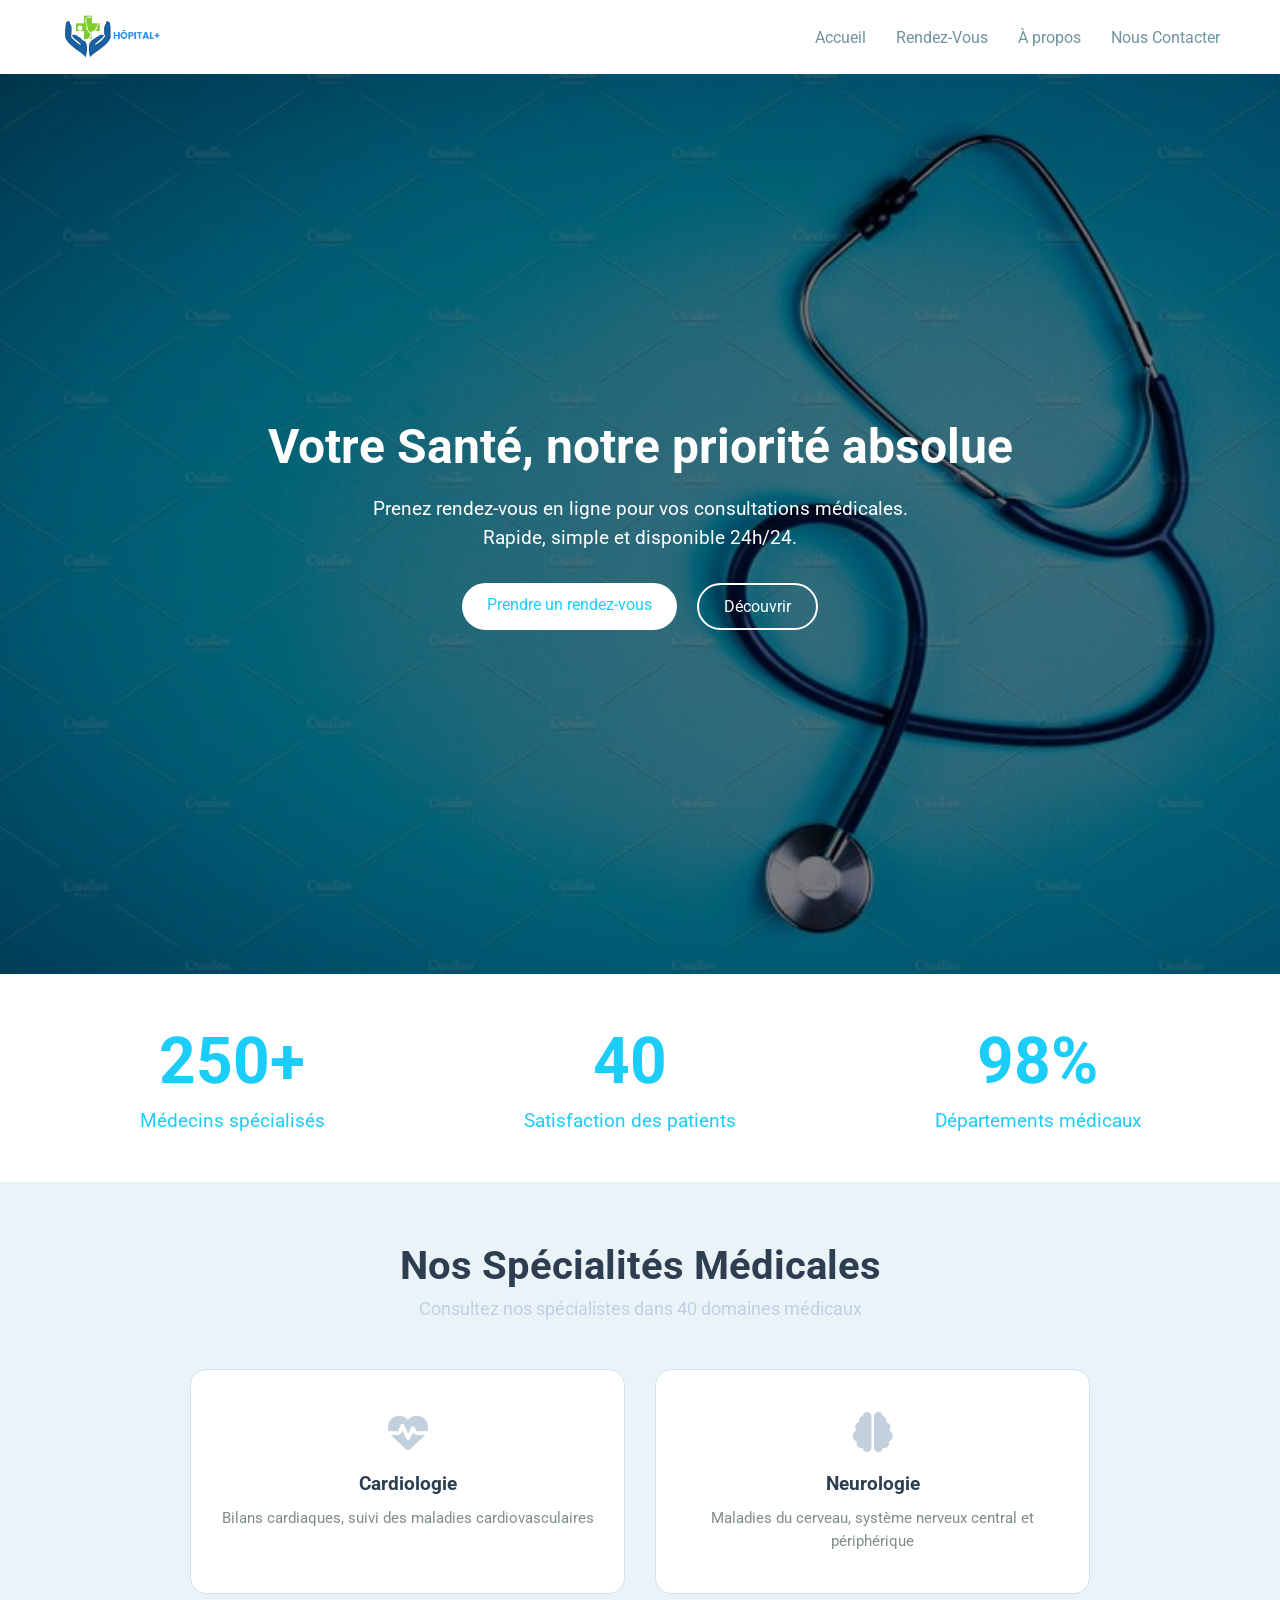
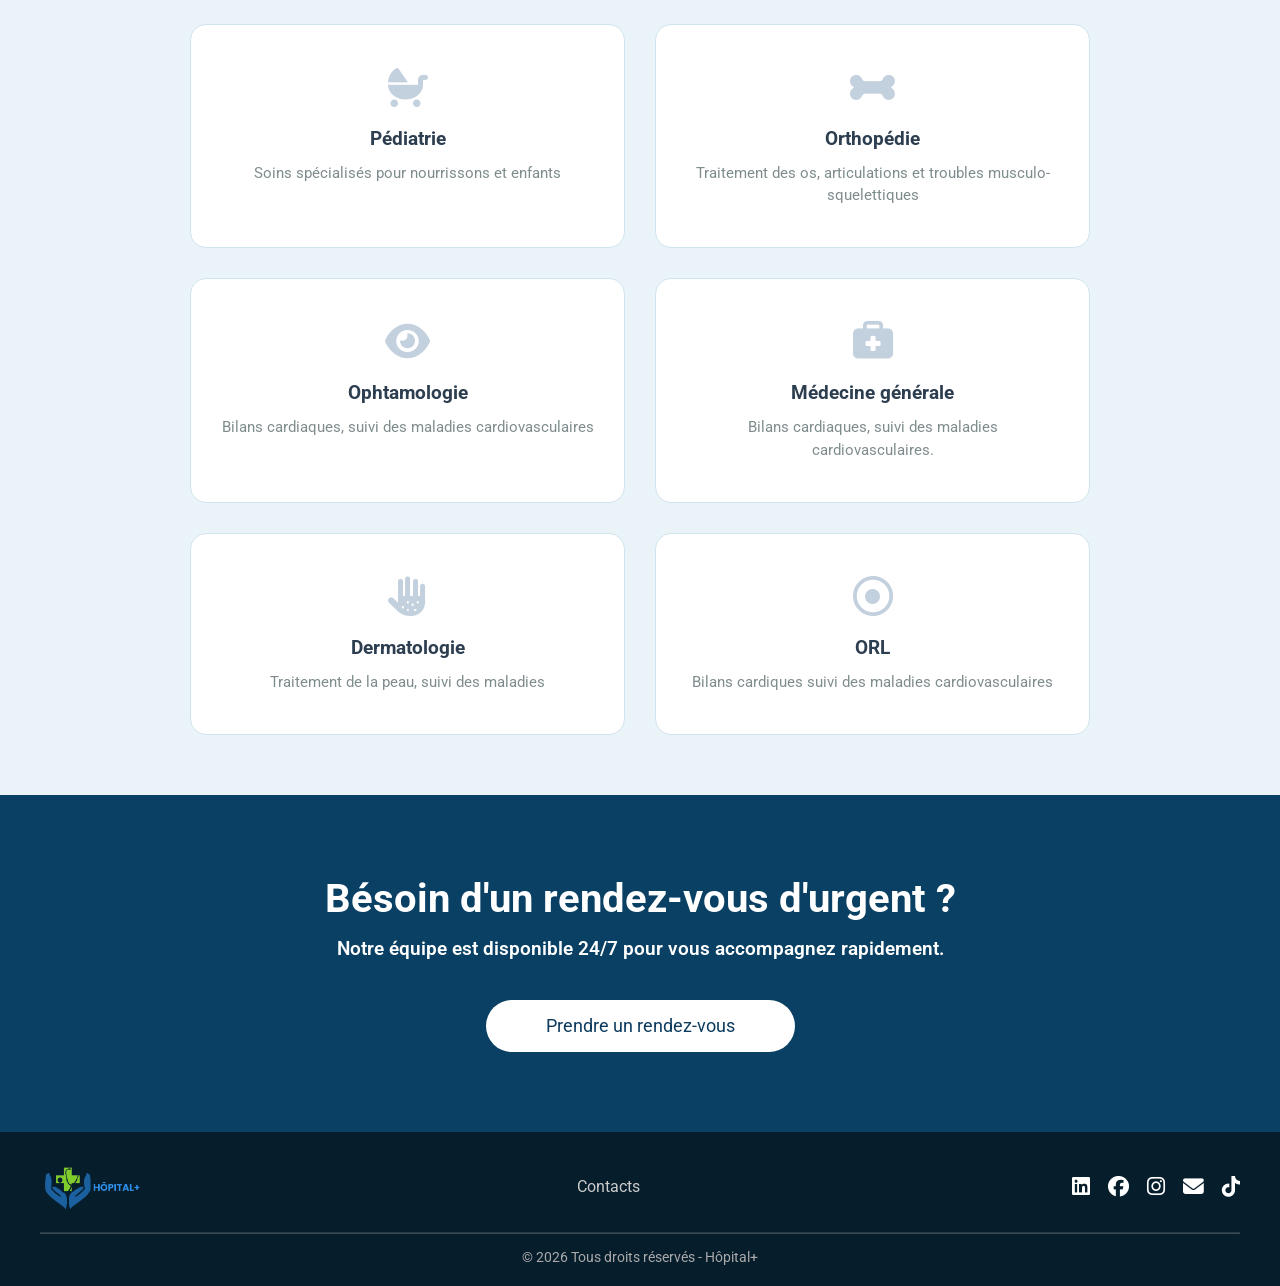
<file: index.html>
<!DOCTYPE html>
<html lang="fr">

<head>
  <meta charset="UTF-8">
  <meta name="viewport" content="width=device-width, initial-scale=1.0">
  <link rel="stylesheet" href="https://cdnjs.cloudflare.com/ajax/libs/font-awesome/6.5.0/css/all.min.css" />
  <link rel="stylesheet" href="CSS/accueil.css">
  <link rel="icon" href="IMAGES/logo-removebg-preview.png">
  <title>Accueil</title>
</head>

<body>
  <header class="header">
    <div class="container">
      <div class="logo">
        <img src="IMAGES/logo-removebg-preview.png" alt="Hôpital+">
      </div>
      <nav class="navbar">
        <ul>
          <li><a href="index.html">Accueil</a></li>
          <li><a href="rendezvous.html">Rendez-Vous</a></li>
          <li><a href="apropos.html">À propos</a></li>
          <li><a href="nouscontacter.html">Nous Contacter</a></li>
        </ul>
      </nav>
    </div>
    <div class="bgimg">
      <img src="IMAGES/bgaccueil.jpg" alt="">
      <h1>Votre Santé, notre priorité absolue</h1>
      <p>Prenez rendez-vous en ligne pour vos consultations médicales. Rapide, simple et disponible 24h/24.</p>
      <div class="buttons">
        <a href="rendezvous.html" class="rdv">Prendre un rendez-vous</a>
        <a href="apropos.html" class="dcvr">Découvrir</a>
      </div>
    </div>
  </header>

  <section class="statistiques">
    <div class="container">
      <div class="stats">
        <div class="stat">
          <p>250+</p>
          <span>Médecins spécialisés</span>
        </div>
        <div class="stat">
          <p>40</p>
          <span>Satisfaction des patients</span>
        </div>
        <div class="stat">
          <p>98%</p>
          <span>Départements médicaux</span>
        </div>
      </div>
    </div>
  </section>

  <section class="specialite">
  <h2>Nos Spécialités Médicales</h2>
  <p>Consultez nos spécialistes dans 40 domaines médicaux</p>
  <div class="specialite-container">

    <div class="specialite-item">
   <a href="rendezvous.html"> 
    <span class="icon"><i class="fa-solid fa-heart-pulse"></i></span>
      <h3>Cardiologie</h3>
      <p>Bilans cardiaques, suivi des maladies cardiovasculaires</p>
    </a>
    </div>

    <div class="specialite-item">
       <a href="rendezvous.html">
              <span class="icon"><i class="fa-solid fa-brain"></i></span>
      <h3>Neurologie</h3>
      <p>Maladies du cerveau, système nerveux central et périphérique</p>
      </a>
    </div>

    <div class="specialite-item">
     <a href="rendezvous.html">
       <span class="icon"><i class="fa-solid fa-baby-carriage"></i></span>
      <h3>Pédiatrie</h3>
      <p>Soins spécialisés pour nourrissons et enfants</p>
     </a>
    </div>

    <div class="specialite-item">
     <a href="rendezvous.html">
        <span class="icon"><i class="fa-solid fa-bone"></i></span>
      <h3>Orthopédie</h3>
      <p>Traitement des os, articulations et troubles musculo-squelettiques</p>
     </a>
    </div>


    <div class="specialite-item">
      <a href="rendezvous.html">
       <span class="icon"><i class="fa-solid fa-eye"></i></span>
      <h3>Ophtamologie</h3>
      <p>Bilans cardiaques, suivi des maladies cardiovasculaires</p>
      </a>
    </div>

    <div class="specialite-item">
      <a href="rendezvous.html"><span class="icon"><i class="fa-solid fa-briefcase-medical">

      </i></span>
      <h3>Médecine générale</h3>
      <p>Bilans cardiaques, suivi des maladies cardiovasculaires.</p>
      </a>
    </div>

    <div class="specialite-item">
     <a href="rendezvous.html">
      <span class="icon"><i class="fa-solid fa-hand-dots"></i></span>
      <h3>Dermatologie</h3>
      <p>Traitement de la peau, suivi des maladies</p>
     </a>
    </div>

    <div class="specialite-item">
      <a href="rendezvous.html">
        <span class="icon"><i class="fa-regular fa-circle-dot"></i></span>
      <h3>ORL</h3>
      <p>Bilans cardiques suivi des maladies cardiovasculaires</p>
      </a>
    </div>

  </div>
</section>
<section class="urgence">
  <div>
    <h3>Bésoin d'un rendez-vous d'urgent ?</h3>
    <p>Notre équipe est disponible 24/7 pour vous accompagnez rapidement.</p>
  </div>
  <a href="rendezvous.html" class="cta-btn">Prendre un rendez-vous</a>
</section>
 <!-- FOOTER -->
  <footer class="footer">
    <div class="footer-container">
      <div class="footer-logo">
        <img src="IMAGES/logo-removebg-preview.png" alt="Hôpital+">
      </div>
      <div class="footer-links">
        <span>Contacts</span>
      </div>
      <div class="footer-socials">
        <a href="#"><i class="fa-brands fa-linkedin"></i></a>
        <a href="#"><i class="fa-brands fa-facebook"></i></a>
        <a href="#"><i class="fa-brands fa-instagram"></i></a>
        <a href="#"><i class="fa-solid fa-envelope"></i></a>
        <a href="#"><i class="fa-brands fa-tiktok"></i></a>
      </div>
    </div>
    <hr>
    <p class="footer-copy">&copy; 2026 Tous droits réservés - Hôpital+</p>
  </footer>

</body>

</html>
</file>
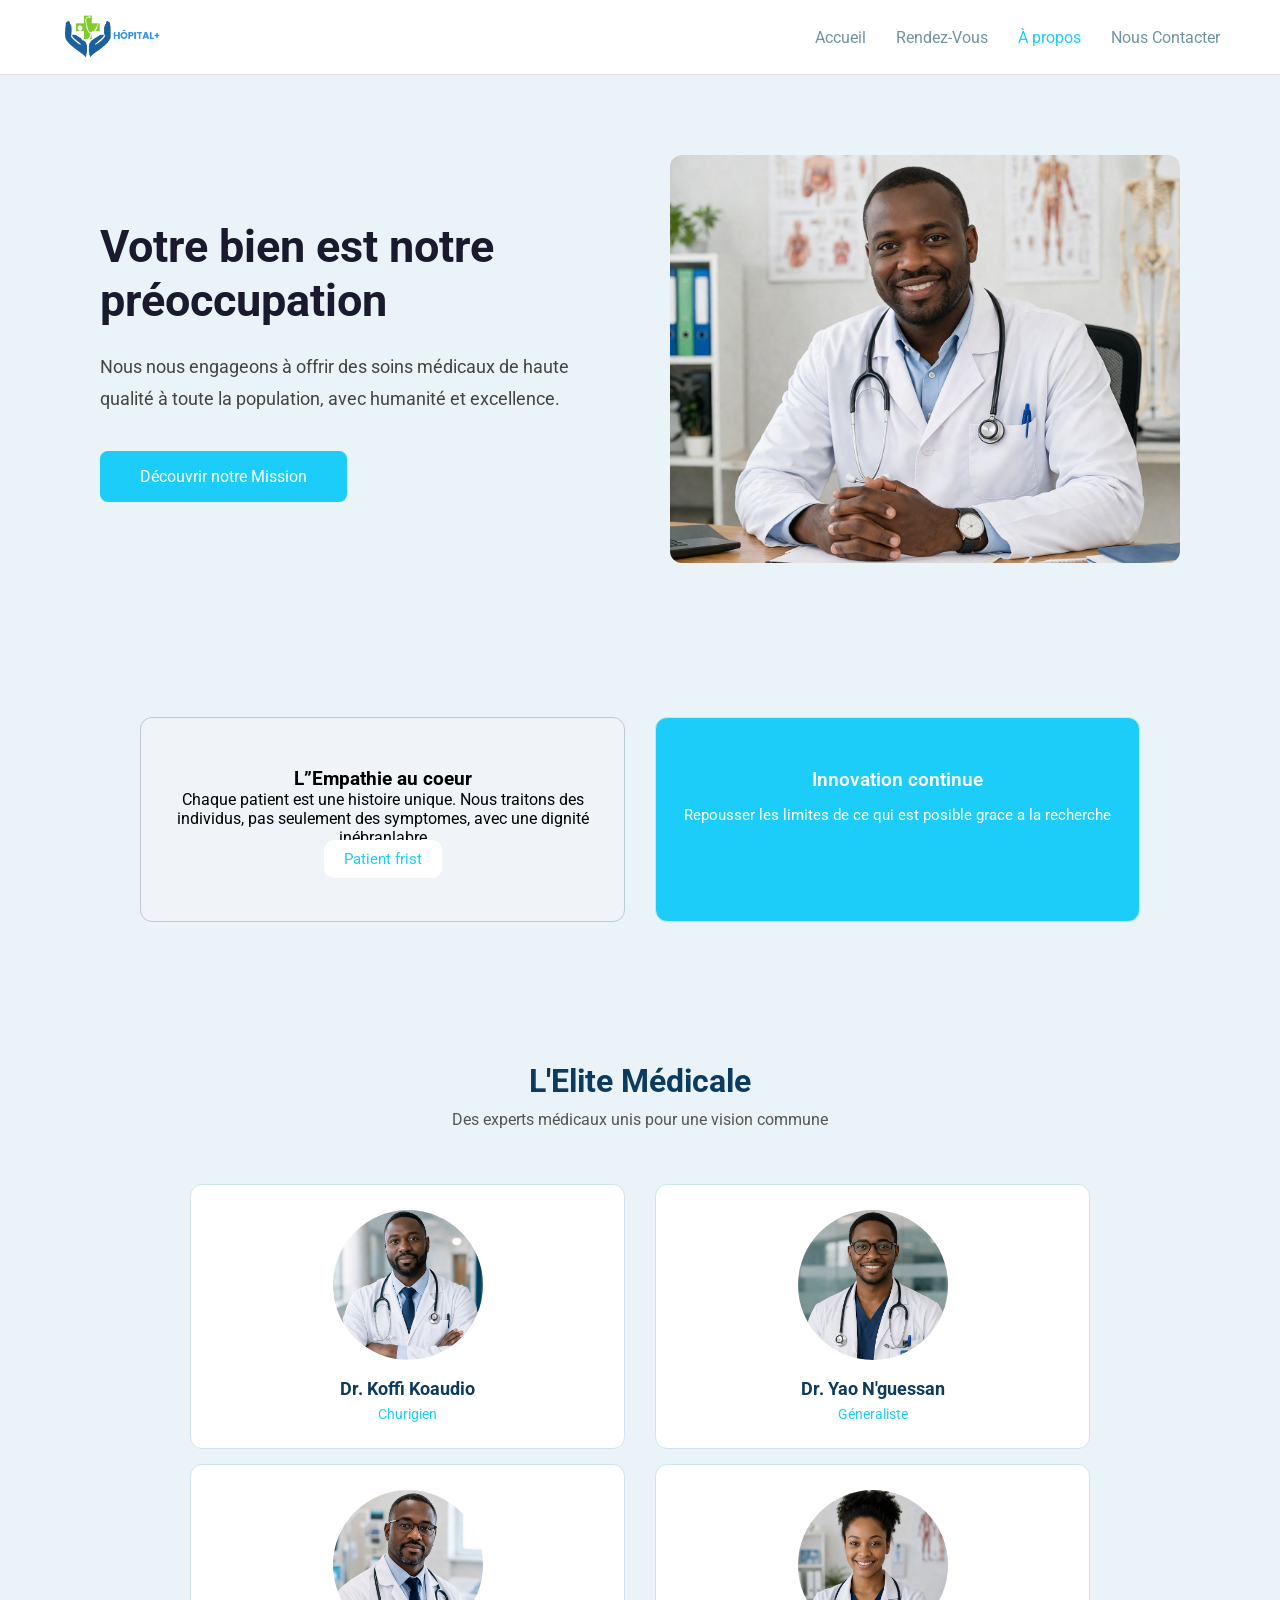
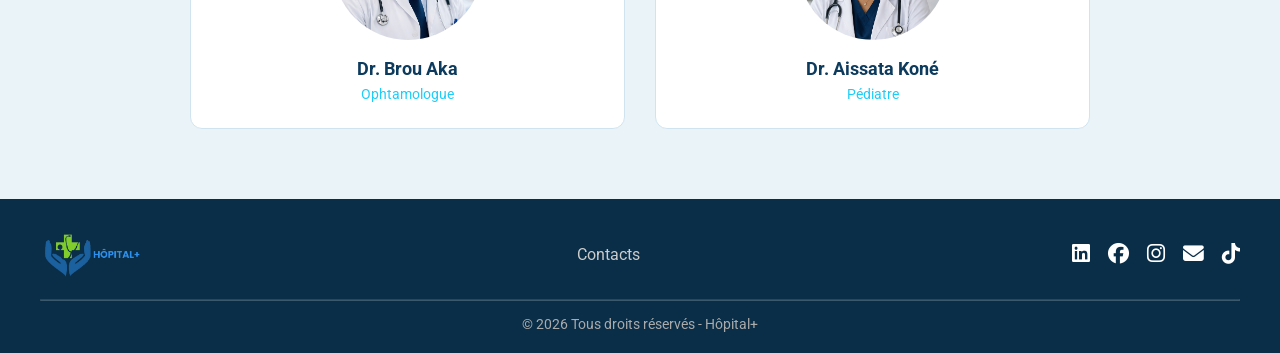
<file: apropos.html>
<!DOCTYPE html>
<html lang="fr">

<head>
  <meta charset="UTF-8">
  <meta name="viewport" content="width=device-width, initial-scale=1.0">
  <link rel="stylesheet" href="https://cdnjs.cloudflare.com/ajax/libs/font-awesome/6.5.0/css/all.min.css" />
  <link rel="stylesheet" href="CSS/apropos.css">
  <link rel="icon" href="IMAGES/logo-removebg-preview.png">
  <title>À propos - Hôpital+</title>
</head>

<body>

  <!-- HEADER -->
  <header class="header">
    <div class="container">
      <div class="logo">
        <img src="IMAGES/logo-removebg-preview.png" alt="Hôpital+">
      </div>
      <nav class="navbar">
        <ul>
          <li><a href="index.html">Accueil</a></li>
          <li><a href="rendezvous.html">Rendez-Vous</a></li>
          <li><a href="apropos.html" class="active">À propos</a></li>
          <li><a href="nouscontacter.html">Nous Contacter</a></li>
        </ul>
      </nav>
    </div>
  </header>

  <!-- SECTION HERO À PROPOS -->
  <section class="apropos-hero">
    <div class="apropos-texte">
      <h1>Votre bien est notre préoccupation</h1>
      <p>Nous nous engageons à offrir des soins médicaux de haute qualité à toute la population, avec humanité et excellence.</p><!-- ✅ majuscule + double espace corrigés -->
      <a href="#mission" class="apropos-btn">Découvrir notre Mission</a>
    </div>
    <div class="apropos-image">
      <img src="IMAGES/responsable.png" alt="Médecin Hôpital+">
    </div>
  </section>

  <!-- SECTION MISSION -->
  <section class="mission" id="mission">
    <div class="mission-container">
      <div class="mission-card1">
        <!-- <i class="fa-solid fa-heart"></i> -->
        <h3>L”Empathie au coeur</h3>
        <p>Chaque patient est une histoire unique. Nous traitons des individus, pas seulement des symptomes, avec une dignité inébranlabre</p>
        <a href="">Patient frist</a>
      </div>
      <div class="mission-card">
        <!-- <i class="fa-brands fa-searchengin"></i> -->
        <h3>Innovation continue</h3>
        <p>Repousser les limites de ce qui est posible grace a la recherche</p>
      </div>
    </div>
  </section>

  <!-- SECTION ÉQUIPE -->
  <section class="equipe">
    <h2>L'Elite Médicale</h2>
    <p>Des experts médicaux unis pour une vision commune</p>
    <div class="equipe-container">
      <div class="equipe-card">
        <img src="IMAGES/churigien.png" alt="Dr. Koné">
        <h3>Dr. Koffi Koaudio</h3>
        <span>Churigien</span>
      </div>
      <div class="equipe-card">
        <img src="IMAGES/generaliste.png" alt="Dr. Diallo">
        <h3>Dr. Yao N'guessan</h3>
        <span>Géneraliste</span>
      </div>
    </div>
    <div class="equipe-container">
      <div class="equipe-card">
        <img src="IMAGES/ophtamologue.png" alt="Dr. Koné">
        <h3>Dr. Brou Aka</h3>
        <span>Ophtamologue</span>
      </div>
      <div class="equipe-card">
        <img src="IMAGES/pediatre.png" alt="Dr. Diallo">
        <h3>Dr. Aissata Koné</h3>
        <span>Pédiatre</span>
      </div>
    </div>
  </section>

  <!-- FOOTER -->
  <footer class="footer">
    <div class="footer-container">
      <div class="footer-logo">
        <img src="IMAGES/logo-removebg-preview.png" alt="Hôpital+">
        
      </div>
      <div class="footer-links">
        <span>Contacts</span>
      </div>
      <div class="footer-socials">
        <a href="#"><i class="fa-brands fa-linkedin"></i></a>
        <a href="#"><i class="fa-brands fa-facebook"></i></a>
        <a href="#"><i class="fa-brands fa-instagram"></i></a>
        <a href="#"><i class="fa-solid fa-envelope"></i></a>
        <a href="#"><i class="fa-brands fa-tiktok"></i></a>
      </div>
    </div>
    <hr>
    <p class="footer-copy">&copy; 2026 Tous droits réservés - Hôpital+</p>
  </footer>

</body>
</html>
</file>
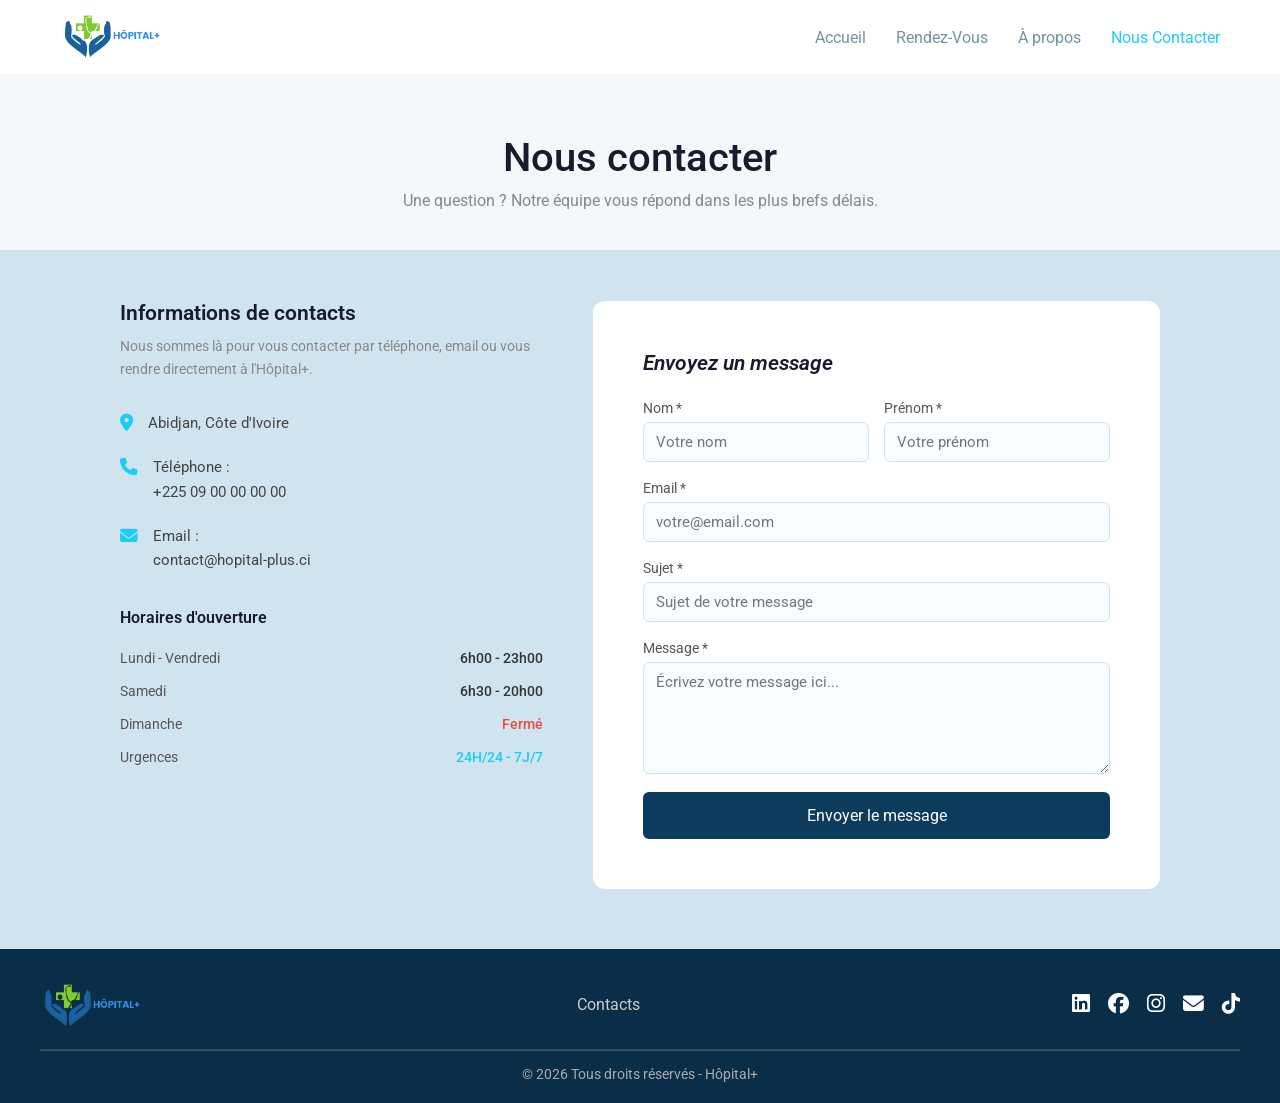
<file: nouscontacter.html>
<!DOCTYPE html>
<html lang="fr">

<head>
  <meta charset="UTF-8">
  <meta name="viewport" content="width=device-width, initial-scale=1.0">
  <link rel="stylesheet" href="https://cdnjs.cloudflare.com/ajax/libs/font-awesome/6.5.0/css/all.min.css" />
  <link rel="stylesheet" href="CSS/nouscontacter.css">
  <link rel="icon" href="IMAGES/logo-removebg-preview.png">
  <title>Nous Contacter - Hôpital+</title>
</head>

<body>

  <!-- HEADER -->
  <header class="header">
    <div class="container">
      <div class="logo">
        <img src="IMAGES/logo-removebg-preview.png" alt="Hôpital+">
      </div>
      <nav class="navbar">
        <ul>
          <li><a href="index.html">Accueil</a></li>
          <li><a href="rendezvous.html">Rendez-Vous</a></li>
          <li><a href="apropos.html">À propos</a></li>
          <li><a href="nouscontacter.html" class="active">Nous Contacter</a></li>
        </ul>
      </nav>
    </div>
  </header>

  <!-- HERO -->
  <section class="contact-hero">
    <h1>Nous contacter</h1>
    <p>Une question ? Notre équipe vous répond dans les plus brefs délais.</p>
  </section>

  <!-- SECTION PRINCIPALE : 2 COLONNES -->
  
<section class="contact-main">
    <!-- COLONNE GAUCHE : INFOS -->
    <div class="contact-infos">
      <h2>Informations de contacts</h2>
      <p class="contact-intro">Nous sommes là pour vous contacter par téléphone, email ou vous rendre directement à l'Hôpital+.</p>

      <ul class="contact-liste">
        <li>
          <i class="fa-solid fa-location-dot"></i>
          <span>Abidjan, Côte d'Ivoire</span>
        </li>
        <li>
          <i class="fa-solid fa-phone"></i>
          <span>Téléphone :<br>+225 09 00 00 00 00</span>
        </li>
        <li>
          <i class="fa-solid fa-envelope"></i>
          <span>Email :<br>contact@hopital-plus.ci</span>
        </li>
      </ul>

      <div class="horaires">
        <h3>Horaires d'ouverture</h3>
        <table>
          <tr>
            <td>Lundi - Vendredi</td>
            <td>6h00 - 23h00</td>
          </tr>
          <tr>
            <td>Samedi</td>
            <td>6h30 - 20h00</td>
          </tr>
          <tr>
            <td>Dimanche</td>
            <td class="ferme">Fermé</td>
          </tr>
          <tr>
            <td>Urgences</td>
            <td class="urgence">24H/24 - 7J/7</td>
          </tr>
        </table>
      </div>
    </div>

    <!-- COLONNE DROITE : FORMULAIRE -->
    <div class="contact-form-container">
      <h2>Envoyez un message</h2>
      <form class="contact-form">

        <div class="form-row">
          <div class="form-group">
            <label for="nom">Nom *</label>
            <input type="text" id="nom" placeholder="Votre nom" required>
          </div>
          <div class="form-group">
            <label for="prenom">Prénom *</label>
            <input type="text" id="prenom" placeholder="Votre prénom" required>
          </div>
        </div>

        <div class="form-group">
          <label for="email">Email *</label>
          <input type="email" id="email" placeholder="votre@email.com" required>
        </div>

        <div class="form-group">
          <label for="sujet">Sujet *</label>
          <input type="text" id="sujet" placeholder="Sujet de votre message" required>
        </div>

        <div class="form-group">
          <label for="message">Message *</label>
          <textarea id="message" rows="5" placeholder="Écrivez votre message ici..." required></textarea>
        </div>

        <button type="submit" class="contact-submit">Envoyer le message</button>

      </form>
    </div>

  </section>

  <!-- FOOTER -->
  <footer class="footer">
    <div class="footer-container">
      <div class="footer-logo">
        <img src="IMAGES/logo-removebg-preview.png" alt="Hôpital+">
       
      </div>
      <div class="footer-links">
        <span>Contacts</span>
      </div>
      <div class="footer-socials">
        <a href="#"><i class="fa-brands fa-linkedin"></i></a>
        <a href="#"><i class="fa-brands fa-facebook"></i></a>
        <a href="#"><i class="fa-brands fa-instagram"></i></a>
        <a href="#"><i class="fa-solid fa-envelope"></i></a>
        <a href="#"><i class="fa-brands fa-tiktok"></i></a>
      </div>
    </div>
    <hr>
    <p class="footer-copy">&copy; 2026 Tous droits réservés - Hôpital+</p>
  </footer>

</body>
</html>
</file>
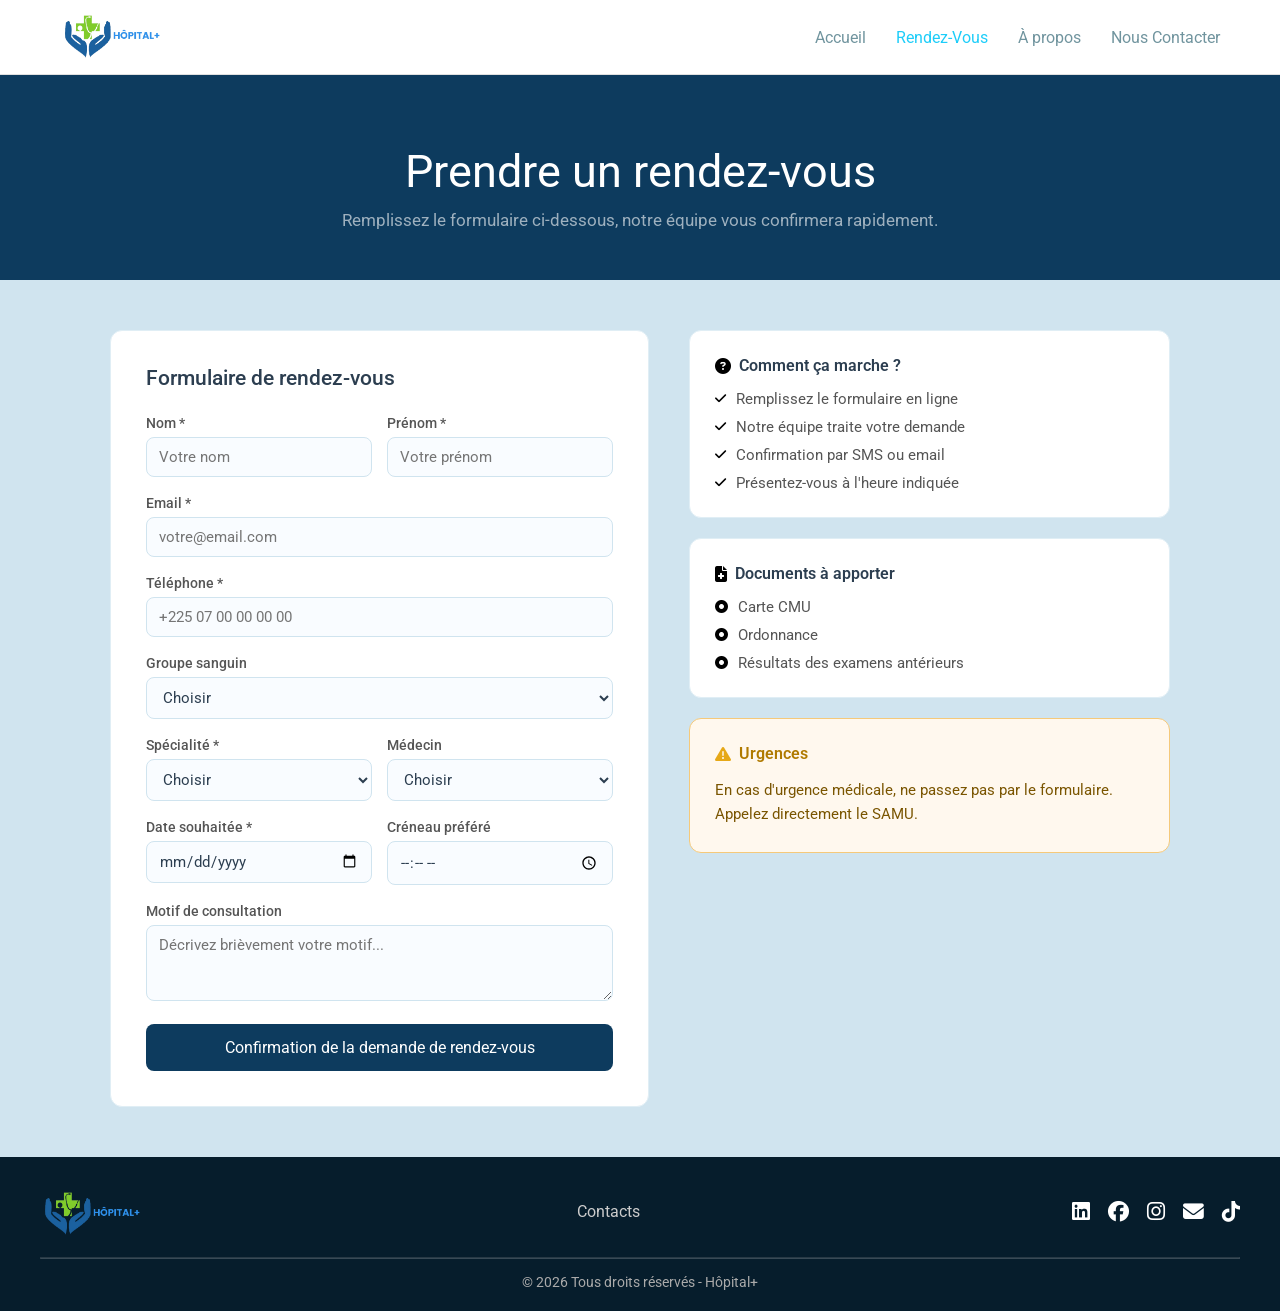
<file: rendezvous.html>
<!DOCTYPE html>
<html lang="fr">
 
<head>
  <meta charset="UTF-8">
  <meta name="viewport" content="width=device-width, initial-scale=1.0">
  <link rel="stylesheet" href="https://cdnjs.cloudflare.com/ajax/libs/font-awesome/6.5.0/css/all.min.css" />
  <link rel="stylesheet" href="CSS/rendezvous.css">
  <link rel="icon" href="IMAGES/logo-removebg-preview.png">
  <title>Rendez-vous - Hôpital+</title>
</head>
 
<body>
 
  <!-- HEADER -->
  <header class="header">
    <div class="container">
      <div class="logo">
        <img src="IMAGES/logo-removebg-preview.png" alt="Hôpital+">
      </div>
      <nav class="navbar">
        <ul>
          <li><a href="index.html">Accueil</a></li>
          <li><a href="rendezvous.html" class="active">Rendez-Vous</a></li>
          <li><a href="apropos.html">À propos</a></li>
          <li><a href="nouscontacter.html">Nous Contacter</a></li>
        </ul>
      </nav>
    </div>
  </header>
 
  <!-- HERO -->
  <section class="rdv-hero">
    <h1>Prendre un rendez-vous</h1>
    <p>Remplissez le formulaire ci-dessous, notre équipe vous confirmera rapidement.</p>
  </section>
 
  <!-- SECTION PRINCIPALE : 2 COLONNES -->
  <section class="rdv-main">
 
    <!-- COLONNE GAUCHE : FORMULAIRE -->
    <div class="rdv-form-container">
      <h2>Formulaire de rendez-vous</h2>
      <form class="rdv-form">
 
        <div class="form-row">
          <div class="form-group">
            <label for="nom">Nom *</label>
            <input type="text" id="nom" placeholder="Votre nom" required>
          </div>
          <div class="form-group">
            <label for="prenom">Prénom *</label>
            <input type="text" id="prenom" placeholder="Votre prénom" required>
          </div>
        </div>
 
        <div class="form-group">
          <label for="email">Email *</label>
          <input type="email" id="email" placeholder="votre@email.com" required>
        </div>
 
        <div class="form-group">
          <label for="tel">Téléphone *</label>
          <input type="tel" id="tel" placeholder="+225 07 00 00 00 00" required>
        </div>
 
        <div class="form-group">
          <label for="groupe-sanguin">Groupe sanguin</label>
          <select id="groupe-sanguin">
            <option value="" disabled selected>Choisir</option>
            <option value="A+">A+</option>
            <option value="A-">A-</option>
            <option value="B+">B+</option>
            <option value="B-">B-</option>
            <option value="O+">O+</option>
            <option value="O-">O-</option>
            <option value="AB+">AB+</option>
            <option value="AB-">AB-</option>
          </select>
        </div>
 
        <div class="form-row">
          <div class="form-group">
            <label for="specialite">Spécialité *</label>
            <select id="specialite" required>
              <option value="" disabled selected>Choisir</option>
              <option value="cardiologie">Cardiologie</option>
              <option value="neurologie">Neurologie</option>
              <option value="pediatrie">Pédiatrie</option>
              <option value="orthopedie">Orthopédie</option>
              <option value="ophtalmologie">Ophtalmologie</option>
              <option value="medecine-generale">Médecine générale</option>
              <option value="dermatologie">Dermatologie</option>
              <option value="orl">ORL</option>
            </select>
          </div>
          <div class="form-group">
            <label for="medecin">Médecin</label>
            <select id="medecin">
              <option value="" disabled selected>Choisir</option>
              <option value="dr-koné">Dr. Koné</option>
              <option value="dr-diallo">Dr. Diallo</option>
              <option value="dr-bamba">Dr. Bamba</option>
            </select>
          </div>
        </div>
 
        <div class="form-row">
          <div class="form-group">
            <label for="date">Date souhaitée *</label>
            <input type="date" id="date" required>
          </div>
          <div class="form-group">
            <label for="heure">Créneau préféré</label>
            <input type="time" id="heure">
          </div>
        </div>
 
        <div class="form-group">
          <label for="motif">Motif de consultation</label>
          <textarea id="motif" rows="3" placeholder="Décrivez brièvement votre motif..."></textarea>
        </div>
 
        <button type="submit" class="rdv-submit">
          Confirmation de la demande de rendez-vous
        </button>
 
      </form>
    </div>
 
    <!-- COLONNE DROITE : INFOS -->
    <div class="rdv-info">
 
      <!-- Comment ça marche -->
      <div class="info-card">
        <h3><i class="fa-solid fa-circle-question"></i> Comment ça marche ?</h3>
        <ul>
          <li><i class="fa-solid fa-check"></i> Remplissez le formulaire en ligne</li>
          <li><i class="fa-solid fa-check"></i> Notre équipe traite votre demande</li>
          <li><i class="fa-solid fa-check"></i> Confirmation par SMS ou email</li>
          <li><i class="fa-solid fa-check"></i> Présentez-vous à l'heure indiquée</li>
        </ul>
      </div>
 
      <!-- Documents à apporter -->
      <div class="info-card">
        <h3><i class="fa-solid fa-file-medical"></i> Documents à apporter</h3>
        <ul>
          <li><i class="fa-solid fa-circle-dot"></i> Carte CMU</li>
          <li><i class="fa-solid fa-circle-dot"></i> Ordonnance</li>
          <li><i class="fa-solid fa-circle-dot"></i> Résultats des examens antérieurs</li>
        </ul>
      </div>
 
      <!-- Urgences -->
      <div class="info-card urgence">
        <h3><i class="fa-solid fa-triangle-exclamation"></i> Urgences</h3>
        <p>En cas d'urgence médicale, ne passez pas par le formulaire. Appelez directement le SAMU.</p>
      </div>
 
    </div>
 
  </section>
 
  <!-- FOOTER -->
 <footer class="footer">
    <div class="footer-container">
      <div class="footer-logo">
        <img src="IMAGES/logo-removebg-preview.png" alt="Hôpital+">
      </div>
      <div class="footer-links">
        <span>Contacts</span>
      </div>
      <div class="footer-socials">
        <a href="#"><i class="fa-brands fa-linkedin"></i></a>
        <a href="#"><i class="fa-brands fa-facebook"></i></a>
        <a href="#"><i class="fa-brands fa-instagram"></i></a>
        <a href="#"><i class="fa-solid fa-envelope"></i></a>
        <a href="#"><i class="fa-brands fa-tiktok"></i></a>
      </div>
    </div>
    <hr>
    <p class="footer-copy">&copy; 2026 Tous droits réservés - Hôpital+</p>
  </footer>
 
 
<script src="JS/script.js"></script>
</body>
</html>
</file>
<file: CSS/accueil.css>
@import url("https://fonts.googleapis.com/css2?family=Roboto:ital,wght@0,100..900;1,100..900&display=swap");

* {
  margin: 0;
  padding: 0;
  box-sizing: border-box;
  font-family: "Roboto", sans-serif;
}

.header {
  background-color: #ffffff;
}

.container {
  max-width: 1200px;
  margin: 0 auto;
  padding: 10px 20px;
  display: flex;
  justify-content: space-between;
  align-items: center;
}

.logo img {
  height: 50px;
}

.navbar ul {
  list-style: none;
  display: flex;
  gap: 30px;
}

.navbar a {
  text-decoration: none;
  color:#70949E;
  font-size: 16px;
  transition: color 0.3s;
}

.navbar a:hover {
  color: #1dcdf9;
}

.bgimg {
  position: relative;
  width: 100%;
  height: 100vh;
  overflow: hidden;
  display: flex;
  flex-direction: column;
  justify-content: center;
  align-items: center;
}

.bgimg img {
  position: absolute;
  width: 100%;
  height: 100%;
  object-fit: cover;
  top: 0;
  left: 0;
  z-index: 1;
}

.bgimg::after {
  content: "";
  position: absolute;
  width: 100%;
  height: 100%;
  top: 0;
  left: 0;
  background: rgba(0, 0, 0, 0.5);
  z-index: 2;
}

.bgimg h1,
.bgimg p,
.bgimg {
  position: relative;
  z-index: 3;
  color: white;
  text-align: center;
}

.bgimg h1 {
  font-size: 3rem;
  margin-bottom: 20px;
}

.bgimg p {
 
  max-width: 600px;
  margin-bottom: 30px;
  font-size: 1.2rem;
  line-height: 1.5;
 
  
}

.buttons {
  display: flex;
  gap: 20px;
  justify-content: center;
  position: relative;
  z-index: 3;
}

.bgimg a {
  text-decoration: none;
  padding: 12px 25px;
  border-radius: 30px;
  font-size: 1rem;
  transition: 0.3s;
  display: inline-block;
}

.rdv{
  background-color: #ffffff;
   color:  #1dcdf9;
}


.rdv:hover {
  background-color: #1dcdf9;
  color: #ffffff;
}


.dcvr {
  border: 2px solid white;
  color: white;
}

.dcvr:hover {
  background-color: white;
  color: #1dcdf9;
}

.statistiques {
  padding: 40px 20px;
}

.statistiques .container {
  justify-content: center;
}

.statistiques .stats {
  display: flex;
  flex-direction: row;
  justify-content: space-around;
  align-items: center;
  width: 100%;
  gap: 40px;
}

.statistiques .stat {
  text-align: center;
  display: flex;
  flex-direction: column;
  align-items: center;
}

.statistiques .stat p {
  font-size: 4rem;
  color: #1dcdf9;
  margin-bottom: 10px;
  font-weight: 700;
}

.statistiques .stat span {
  font-size: 1.2rem;
  color: #1dcdf9;
}


.specialite {
  background-color: #eaf3f8;
  padding: 60px 20px;
  text-align: center;
}
.specialite a{
  text-decoration: none;
  color: inherit;
}

.specialite h2 {
  font-size: 2.5rem;
  color: #2c3e50;
  margin-bottom: 10px;
}

.specialite > p {
  font-size: 1.1rem;
  color: #bed1e3;
  margin-bottom: 50px;
}

.specialite-container {
  display: grid;
  grid-template-columns: repeat(2, 1fr);
  gap: 30px;
  max-width: 900px;
  margin: 0 auto;
}

.specialite-item {
  background-color: #ffffff;
  border: 1px solid #d0e4ef;
  border-radius: 16px;
  padding: 40px 30px;
  text-align: center;
  transition: transform 0.3s, box-shadow 0.3s;
}

.specialite-item:hover {
  transform: translateY(-5px);
  box-shadow: 0 8px 20px rgba(29, 205, 249, 0.15);
}

.specialite-item .icon {
  font-size: 2.5rem;
  display: block;
  margin-bottom: 15px;
  filter: grayscale(30%);
  color: #bed1e3;
}

.specialite-item h3 {
  font-size: 1.2rem;
  font-weight: 700;
  color: #2c3e50;
  margin-bottom: 12px;
}

.specialite-item p {
  font-size: 0.95rem;
  color: #7f8c8d;
  line-height: 1.5;
}

/* CTA */
.cta {
  background-color: #0d3b5e;
  color: white;
  text-align: center;
  padding: 80px 20px;
}

.cta h2 {
  font-size: 2.5rem;
  font-weight: 700;
  margin-bottom: 15px;
}

.cta p {
  font-size: 1.2rem;
  font-weight: 600;
  margin-bottom: 40px;
}

.cta-btn {
  display: inline-block;
  background-color: white;
  color: #0d3b5e;
  padding: 16px 60px;
  border-radius: 30px;
  font-size: 1.1rem;
  text-decoration: none;
  transition: 0.3s;
}

.cta-btn:hover {
  background-color: #1DCDF9;
  color: white;
}

/* URGENCE */
.urgence {
  background-color: rgb(10, 64, 99);
  color: white;
  text-align: center;
  padding: 80px 20px;
}

.urgence div {
  margin-bottom: 40px;
}

.urgence h3 {
  font-size: 2.5rem;
  font-weight: 700;
  margin-bottom: 15px;
}

.urgence p {
  font-size: 1.2rem;
  font-weight: 600;
  margin-bottom: 40px;
}

/* FOOTER */
.footer {
  background-color: rgb(6, 29, 44);
  color: white;
  padding: 30px 40px 20px;
}

.footer-container {
  display: flex;
  justify-content: space-between;
  align-items: center;
  flex-wrap: wrap;
  gap: 20px;
  margin-bottom: 20px;
}

.footer-logo {
  display: flex;
  align-items: center;
  gap: 10px;
}

.footer-logo img {
  height: 50px;
  
}

.footer-logo span {
  font-size: 1.2rem;
  font-weight: 700;
  color: white;
}

.footer-links span {
  font-size: 1rem;
  color: #ccc;
}

.footer-socials {
  display: flex;
  gap: 18px;
}

.footer-socials a {
  color: white;
  font-size: 1.3rem;
  transition: color 0.3s;
}

.footer-socials a:hover {
  color: #1DCDF9;
}

.footer hr {
  border-color: rgba(255,255,255,0.2);
  margin-bottom: 15px;
}

.footer-copy {
  text-align: center;
  font-size: 0.9rem;
  color: #aaa;
}
</file>
<file: CSS/apropos.css>
@import url("https://fonts.googleapis.com/css2?family=Roboto:wght@300;400;500;700&display=swap");

* {
  margin: 0;
  padding: 0;
  box-sizing: border-box;
  font-family: "Roboto", sans-serif;
}

/* HEADER */
.header {
  background-color: #ffffff;
  border-bottom: 1px solid #e0e0e0;
}

.container {
  max-width: 1200px;
  margin: 0 auto;
  padding: 10px 20px;
  display: flex;
  justify-content: space-between;
  align-items: center;
}

.logo img {
  height: 50px;
}

.navbar ul {
  list-style: none;
  display: flex;
  gap: 30px;
}

.navbar a {
  text-decoration: none;
  color: #70949E;
  font-size: 16px;
  transition: color 0.3s;
}

.navbar a:hover,
.navbar a.active {
  color: #1dcdf9;
}

/* HERO À PROPOS */
.apropos-hero {
  background-color: #eaf3f8;
  display: grid;
  grid-template-columns: 1fr 1fr;
  align-items: center;
  gap: 60px;
  padding: 80px 100px;
}

.apropos-texte h1 {
  font-size: 2.8rem;
  color: #1a1a2e;
  line-height: 1.2;
  margin-bottom: 25px;
  font-weight: 700;
}

.apropos-texte p {
  font-size: 1.1rem;
  color: #444;
  line-height: 1.8;
  margin-bottom: 35px;
}

.apropos-btn {
  display: inline-block;
  background-color: #1dcdf9;
  color: white;
  padding: 16px 40px;
  border-radius: 8px;
  text-decoration: none;
  font-size: 1rem;
  transition: background-color 0.3s;
}

.apropos-btn:hover {
  background-color: #0d3b5e;
}

.apropos-image img {
  width: 100%;
  border-radius: 12px;
  /* object-fit: cover; */
  /* max-height: 500px; */
}

/* MISSION */
.mission {
  padding: 70px 20px;
  background-color: #eaf3f8;
  text-align: center;
}

.mission-container {
  display: grid;
  grid-template-columns: repeat(2, 1fr);
  gap: 30px;
  max-width: 1000px;
  margin: 0 auto;
}
.mission-card1 {
  background-color:#F0F4F8;
    /* background-color: #f4f8fb; */
  border-radius: 12px;
  padding: 50px 25px;
  border: 1px solid #bbcbd3;
  transition: transform 0.3s;
}
.mission-card {
  background-color: #1dcdf9;
  /* background-color: #f4f8fb; */
  border-radius: 12px;
  padding: 50px 25px;
  border: 1px solid #d0e4ef;
  transition: transform 0.3s;
}

.mission-card:hover {
  transform: translateY(-5px);
}

.mission-card i {
  font-size: 2rem;
  color: #1dcdf9;
  margin-bottom: 15px;
}

.mission-card h3 {
  font-size: 1.2rem;
  color: #ffffff;
  margin-bottom: 12px;
  font-weight: 600;
}

.mission-card p {
  font-size: 0.95rem;
  color: #fffff0;
  line-height: 1.6;
}

.mission-card1 a{
  font-size: 0.95rem;
  color: #1dcdf9;
  line-height: 1.6;
  text-decoration: none;
  background-color: #fff;
  padding:10px 20px;
  border-radius: 10px;
  /* transform: translateY(50px); */
}

/* ÉQUIPE */
.equipe {
  padding: 70px 20px;
  background-color: #eaf3f8;
  text-align: center;
}

.equipe h2 {
  font-size: 2rem;
  color: #0d3b5e;
  margin-bottom: 10px;
}

.equipe > p {
  color:#555;
  margin-bottom: 40px;
  font-size: 1rem;
}

.equipe-container {
  display: grid;
  grid-template-columns: repeat(2, 1fr);
  gap: 30px;
  max-width: 900px;
  margin: 0 auto;
}

.equipe-card {
  background: white;
  border-radius: 12px;
  padding: 25px;
  border: 1px solid #d0e4ef;
  text-align: center;
      margin-top: 15px;
}

.equipe-card img {
  width: 150px;
  height: 150px;
  border-radius: 50%;
  object-fit: cover;
  margin-bottom: 15px;
}

.equipe-card h3 {
  font-size: 1.1rem;
  color: #0d3b5e;
  margin-bottom: 5px;
}

.equipe-card span {
  font-size: 0.9rem;
  color: #1dcdf9;
}

/* FOOTER */
.footer {
  background-color: #0a2e48;
  color: white;
  padding: 30px 40px 20px;
}

.footer-container {
  display: flex;
  justify-content: space-between;
  align-items: center;
  flex-wrap: wrap;
  gap: 20px;
  margin-bottom: 20px;
}

.footer-logo {
  display: flex;
  align-items: center;
  gap: 10px;
}

.footer-logo img {
  height: 50px;
  
}

.footer-logo span {
  font-size: 1.2rem;
  font-weight: 700;
}

.footer-links span {
  font-size: 1rem;
  color: #ccc;
}

.footer-socials {
  display: flex;
  gap: 18px;
}

.footer-socials a {
  color: white;
  font-size: 1.3rem;
  transition: color 0.3s;
}

.footer-socials a:hover {
  color: #1dcdf9;
}

.footer hr {
  border-color: rgba(255, 255, 255, 0.2);
  margin-bottom: 15px;
}

.footer-copy {
  text-align: center;
  font-size: 0.9rem;
  color: #aaa;
}
</file>
<file: CSS/nouscontacter.css>
@import url("https://fonts.googleapis.com/css2?family=Roboto:wght@300;400;500;700&display=swap");

* {
  margin: 0;
  padding: 0;
  box-sizing: border-box;
  font-family: "Roboto", sans-serif;
}

body {
  background-color: #d0e4ef;
}

/* HEADER */
.header {
  background-color: #ffffff;
  /* border-bottom: 1px solid #e0e0e0; */
}

.container {
  max-width: 1200px;
  margin: 0 auto;
  padding: 10px 20px;
  display: flex;
  justify-content: space-between;
  align-items: center;
}

.logo img {
  height: 50px;
}

.navbar ul {
  list-style: none;
  display: flex;
  gap: 30px;
}

.navbar a {
  text-decoration: none;
  color: #70949E;
  font-size: 16px;
  transition: color 0.3s;
}

.navbar a:hover,
.navbar a.active {
  color: #1dcdf9;
}

/* HERO */
.contact-hero {
  text-align: center;
  padding: 60px 20px 40px;
  background-color: #f4f8fb;
  border-bottom: 1px solid #d0e4ef;
}

.contact-hero h1 {
  font-size: 2.5rem;
  color: #1a1a2e;
  margin-bottom: 10px;
  font-weight: 500;
}

.contact-hero p {
  font-size: 1rem;
  color: #888;
}

/* SECTION PRINCIPALE */
.contact-main {
  /* background: white; */
  border-radius: 12px;
  padding: 35px;
  /* border: 1px solid #e0eef5; */
  display: grid;
  grid-template-columns: 1fr 1fr;
  gap: 50px;
  max-width: 1100px;
  margin: 50px auto;
  padding: 0 30px;
  align-items: start;
}

/* INFOS */
.contact-infos h2 {
  font-size: 1.3rem;
  color: #1a1a2e;
  margin-bottom: 10px;
  font-weight: 600;
}

.contact-intro {
  font-size: 0.9rem;
  color: #888;
  margin-bottom: 30px;
  line-height: 1.6;
}

.contact-liste {
  list-style: none;
  display: flex;
  flex-direction: column;
  gap: 20px;
  margin-bottom: 35px;
}

.contact-liste li {
  display: flex;
  align-items: flex-start;
  gap: 15px;
  font-size: 0.95rem;
  color: #444;
  line-height: 1.6;
}

.contact-liste li i {
  color: #1dcdf9;
  font-size: 1.1rem;
  margin-top: 3px;
}

/* HORAIRES */
.horaires h3 {
  font-size: 1rem;
  color: #1a1a2e;
  font-weight: 600;
  margin-bottom: 15px;
}

.horaires table {
  width: 100%;
  border-collapse: collapse;
  font-size: 0.9rem;
}

.horaires table td {
  padding: 8px 0;
  color: #555;
  /* border-bottom: 1px solid #eee; */
}

.horaires table td:last-child {
  text-align: right;
  color: #333;
  font-weight: 500;
}

.ferme {
  color: #e74c3c !important;
}
.urgence {
  color: #1dcdf9 !important;
}

/* FORMULAIRE */

.rdv-form-container {
  background: white;
  border-radius: 12px;
  padding: 35px;
  border: 1px solid #e0eef5;
}

.contact-form-container {
  background: white;
  border-radius: 12px;
  padding: 50px;
  min-height: 500px;
}

.contact-form-container h2 {
  font-size: 1.3rem;
  color: #1a1a2e;
  margin-bottom: 25px;
  font-weight: 600;
  font-style: italic;
}

.form-row {
  display: grid;
  grid-template-columns: 1fr 1fr;
  gap: 15px;
}

.form-group {
  display: flex;
  flex-direction: column;
  margin-bottom: 18px;
}

.form-group label {
  font-size: 0.88rem;
  color: #555;
  margin-bottom: 6px;
}

.form-group input,
.form-group textarea {
  padding: 10px 12px;
  border: 1px solid #d0e4ef;
  border-radius: 6px;
  font-size: 0.95rem;
  color: #2c3e50;
  background-color: #f9fcff;
  outline: none;
  transition: border 0.3s;
  font-family: "Roboto", sans-serif;
}

.form-group input:focus,
.form-group textarea:focus {
  border-color: #1dcdf9;
  background-color: white;
}

.contact-submit {
  width: 100%;
  padding: 14px;
  background-color: #0d3b5e;
  color: white;
  border: none;
  border-radius: 6px;
  font-size: 1rem;
  cursor: pointer;
  transition: background-color 0.3s;
  font-family: "Roboto", sans-serif;
}

.contact-submit:hover {
  background-color: #1dcdf9;
}

/* FOOTER */
.footer {
  background-color: #0a2e48;
  color: white;
  padding: 30px 40px 20px;
  margin-top: 60px;
}

.footer-container {
  display: flex;
  justify-content: space-between;
  align-items: center;
  flex-wrap: wrap;
  gap: 20px;
  margin-bottom: 20px;
}

.footer-logo {
  display: flex;
  align-items: center;
  gap: 10px;
}

.footer-logo img {
  height: 50px;
 
} 

.footer-logo span {
  font-size: 1.2rem;
  font-weight: 700;
}

.footer-links span {
  color: #ccc;
}

.footer-socials {
  display: flex;
  gap: 18px;
}

.footer-socials a {
  color: white;
  font-size: 1.3rem;
  transition: color 0.3s;
}

.footer-socials a:hover {
  color: #1dcdf9;
}

.footer hr {
  border-color: rgba(255, 255, 255, 0.2);
  margin-bottom: 15px;
}

.footer-copy {
  text-align: center;
  font-size: 0.9rem;
  color: #aaa;
}

/* MEDIA QUERIES - RESPONSIVE DESIGN */

/* Tablette */
@media (max-width: 768px) {
  .container {
    flex-direction: column;
    gap: 20px;
    padding: 15px 20px;
  }
  
  .navbar ul {
    gap: 20px;
    font-size: 14px;
  }
  
  .contact-hero {
    padding: 40px 20px 30px;
  }
  
  .contact-hero h1 {
    font-size: 2rem;
  }
  
  .contact-main {
    grid-template-columns: 1fr;
    gap: 30px;
    padding: 0 20px;
    margin: 30px auto;
  }
  
  .contact-form-container {
    padding: 30px;
    min-height: auto;
  }
  
  .form-row {
    grid-template-columns: 1fr;
    gap: 0;
  }
  
  .footer-container {
    flex-direction: column;
    text-align: center;
    gap: 15px;
  }
  
  .footer-socials {
    justify-content: center;
  }
}

/* Mobile */
@media (max-width: 480px) {
  .container {
    padding: 10px 15px;
  }
  
  .navbar ul {
    flex-wrap: wrap;
    justify-content: center;
    gap: 15px;
  }
  
  .navbar a {
    font-size: 12px;
  }
  
  .logo img {
    height: 40px;
  }
  
  .contact-hero {
    padding: 30px 15px 20px;
  }
  
  .contact-hero h1 {
    font-size: 1.8rem;
  }
  
  .contact-hero p {
    font-size: 0.9rem;
  }
  
  .contact-main {
    margin: 20px auto;
    padding: 0 15px;
    gap: 20px;
  }
  
  .contact-infos h2,
  .contact-form-container h2 {
    font-size: 1.1rem;
  }
  
  .contact-form-container {
    padding: 20px;
  }
  
  .form-group label {
    font-size: 0.85rem;
  }
  
  .form-group input,
  .form-group textarea {
    font-size: 0.9rem;
    padding: 8px 10px;
  }
  
  .contact-submit {
    padding: 12px;
    font-size: 0.9rem;
  }
  
  .contact-liste li {
    font-size: 0.9rem;
  }
  
  .horaires table {
    font-size: 0.85rem;
  }
  
  .footer {
    padding: 20px 15px 15px;
  }
  
  .footer-copy {
    font-size: 0.8rem;
  }
}
</file>
<file: CSS/rendezvous.css>
@import url("https://fonts.googleapis.com/css2?family=Roboto:wght@300;400;500;700&display=swap");
 
* {
  margin: 0;
  padding: 0;
  box-sizing: border-box;
  font-family: "Roboto", sans-serif;
}
 
body {
  background-color: #d0e4ef;
}
 
/* HEADER */
.header {
  background-color: #ffffff;
  border-bottom: 1px solid #e0e0e0;
}
 
.container {
  max-width: 1200px;
  margin: 0 auto;
  padding: 10px 20px;
  display: flex;
  justify-content: space-between;
  align-items: center;
}
 
.logo img {
  height: 50px;
}
 
.navbar ul {
  list-style: none;
  display: flex;
  gap: 30px;
}
 
.navbar a {
  text-decoration: none;
  color: #70949E;
  font-size: 16px;
  transition: color 0.3s;
}
 
.navbar a:hover,
.navbar a.active {
  color: #1dcdf9;
}
 
/* HERO */
.rdv-hero {
  background-color: #0d3b5e;
  color: white;
  text-align: center;
  padding: 70px 20px 50px;
}
 
.rdv-hero h1 {
  font-size: 2.8rem;
  font-weight: 400;
  margin-bottom: 12px;
}
 
.rdv-hero p {
  font-size: 1.05rem;
  color: rgba(255, 255, 255, 0.6);
}
 
/* SECTION PRINCIPALE */
.rdv-main {
 
  display: grid;
  grid-template-columns: 1fr 1fr;
  gap: 40px;
  max-width: 1100px;
  margin: 50px auto;
  padding: 0 20px;
  align-items: start;
 
}
 
/* FORMULAIRE */
.rdv-form-container {
  background: white;
  border-radius: 12px;
  padding: 35px;
  border: 1px solid #e0eef5;
}
 
.rdv-form-container h2 {
  font-size: 1.3rem;
  color: #2c3e50;
  margin-bottom: 25px;
  font-weight: 500;
}
 
.form-row {
  display: grid;
  grid-template-columns: 1fr 1fr;
  gap: 15px;
}
 
.form-group {
  display: flex;
  flex-direction: column;
  margin-bottom: 18px;
}
 
.form-group label {
  font-size: 0.88rem;
  color: #555;
  margin-bottom: 6px;
  font-weight: 500;
}
 
.form-group input,
.form-group select,
.form-group textarea {
  padding: 10px 12px;
  border: 1px solid #d0e4ef;
  border-radius: 8px;
  font-size: 0.95rem;
  color: #2c3e50;
  background-color: #f9fcff;
  outline: none;
  transition: border 0.3s;
}
 
.form-group input:focus,
.form-group select:focus,
.form-group textarea:focus {
  border-color: #1dcdf9;
  background-color: white;
}
 
.rdv-submit {
  width: 100%;
  padding: 14px;
  background-color: #0d3b5e;
  color: white;
  border: none;
  border-radius: 8px;
  font-size: 1rem;
  cursor: pointer;
  transition: background-color 0.3s;
  margin-top: 5px;
}
 
.rdv-submit:hover {
  background-color: #1dcdf9;
}
 
/* COLONNE DROITE */
.rdv-info {
  display: flex;
  flex-direction: column;
  gap: 20px;
}
 
.info-card {
  background: white;
  border-radius: 12px;
  padding: 25px;
  border: 1px solid #e0eef5;
}
 
.info-card h3 {
  font-size: 1rem;
  color: #2c3e50;
  margin-bottom: 15px;
  font-weight: 600;
  display: flex;
  align-items: center;
  gap: 8px;
}
 
.info-card h3 i {
  color: #000;
}
 
.info-card ul {
  list-style: none;
  display: flex;
  flex-direction: column;
  gap: 10px;
}

.info-card ul li {
   list-style: none;
  font-size: 0.95rem;
  color: #555;
  display: flex;
  align-items: center;
  gap: 10px;
}

.info-card ul li i {
  
  list-style: none;
  color: #000;
  font-size: 0.8rem;
}
 
.info-card p {
  font-size: 0.95rem;
  color: #555;
  line-height: 1.6;
}
 
/* Urgences */
.info-card.urgence {
  background-color: #fff8ee;
  border-color: #f5c97a;
}
 
.info-card.urgence h3 {
  color: #b07a00;
}
 
.info-card.urgence h3 i {
  color: #e6a817;
}
 
.info-card.urgence p {
  color: #7a5500;
}
 
/* FOOTER */
.footer {
  background-color: rgb(6, 29, 44);
  color: white;
  padding: 30px 40px 20px;
}
 
.footer-container {
  display: flex;
  justify-content: space-between;
  align-items: center;
  flex-wrap: wrap;
  gap: 20px;
  margin-bottom: 20px;
}
 
.footer-logo {
  display: flex;
  align-items: center;
  gap: 10px;
}
 
.footer-logo img {
  height: 50px;
 
}
 
.footer-logo span {
  font-size: 1.2rem;
  font-weight: 700;
  color: white;
}
 
.footer-links span {
  font-size: 1rem;
  color: #ccc;
}
 
.footer-socials {
  display: flex;
  gap: 18px;
}
 
.footer-socials a {
  color: white;
  font-size: 1.3rem;
  transition: color 0.3s;
}
 
.footer-socials a:hover {
  color: #1DCDF9;
}
 
.footer hr {
  border-color: rgba(255,255,255,0.2);
  margin-bottom: 15px;
}
 
.footer-copy {
  text-align: center;
  font-size: 0.9rem;
  color: #aaa;
}

/* MEDIA QUERIES - RESPONSIVE DESIGN */

/* Tablette */
@media (max-width: 768px) {
  .container {
    flex-direction: column;
    gap: 20px;
    padding: 15px 20px;
  }
  
  .navbar ul {
    gap: 20px;
    font-size: 14px;
  }
  
  .rdv-hero {
    padding: 50px 20px 40px;
  }
  
  .rdv-hero h1 {
    font-size: 2.2rem;
  }
  
  .rdv-hero p {
    font-size: 0.95rem;
  }
  
  .rdv-main {
    grid-template-columns: 1fr;
    gap: 30px;
    padding: 0 20px;
    margin: 30px auto;
  }
  
  .rdv-form-container {
    padding: 30px;
  }
  
  .info-card {
    padding: 20px;
  }
  
  .form-row {
    grid-template-columns: 1fr;
    gap: 0;
  }
  
  .footer-container {
    flex-direction: column;
    text-align: center;
    gap: 15px;
  }
  
  .footer-socials {
    justify-content: center;
  }
}

/* Mobile */
@media (max-width: 480px) {
  .container {
    padding: 10px 15px;
  }
  
  .navbar ul {
    flex-wrap: wrap;
    justify-content: center;
    gap: 15px;
  }
  
  .navbar a {
    font-size: 12px;
  }
  
  .logo img {
    height: 40px;
  }
  
  .rdv-hero {
    padding: 40px 15px 30px;
  }
  
  .rdv-hero h1 {
    font-size: 1.8rem;
  }
  
  .rdv-hero p {
    font-size: 0.9rem;
  }
  
  .rdv-main {
    margin: 20px auto;
    padding: 0 15px;
    gap: 20px;
  }
  
  .rdv-form-container {
    padding: 20px;
  }
  
  .rdv-form-container h2 {
    font-size: 1.1rem;
  }
  
  .info-card {
    padding: 15px;
  }
  
  .info-card h3 {
    font-size: 0.95rem;
  }
  
  .info-card ul li {
    font-size: 0.85rem;
  }
  
  .info-card p {
    font-size: 0.85rem;
  }
  
  .form-group label {
    font-size: 0.85rem;
  }
  
  .form-group input,
  .form-group select,
  .form-group textarea {
    font-size: 0.9rem;
    padding: 8px 10px;
  }
  
  .rdv-submit {
    padding: 12px;
    font-size: 0.9rem;
  }
  
  .footer {
    padding: 20px 15px 15px;
  }
  
  .footer-copy {
    font-size: 0.8rem;
  }
}
</file>
